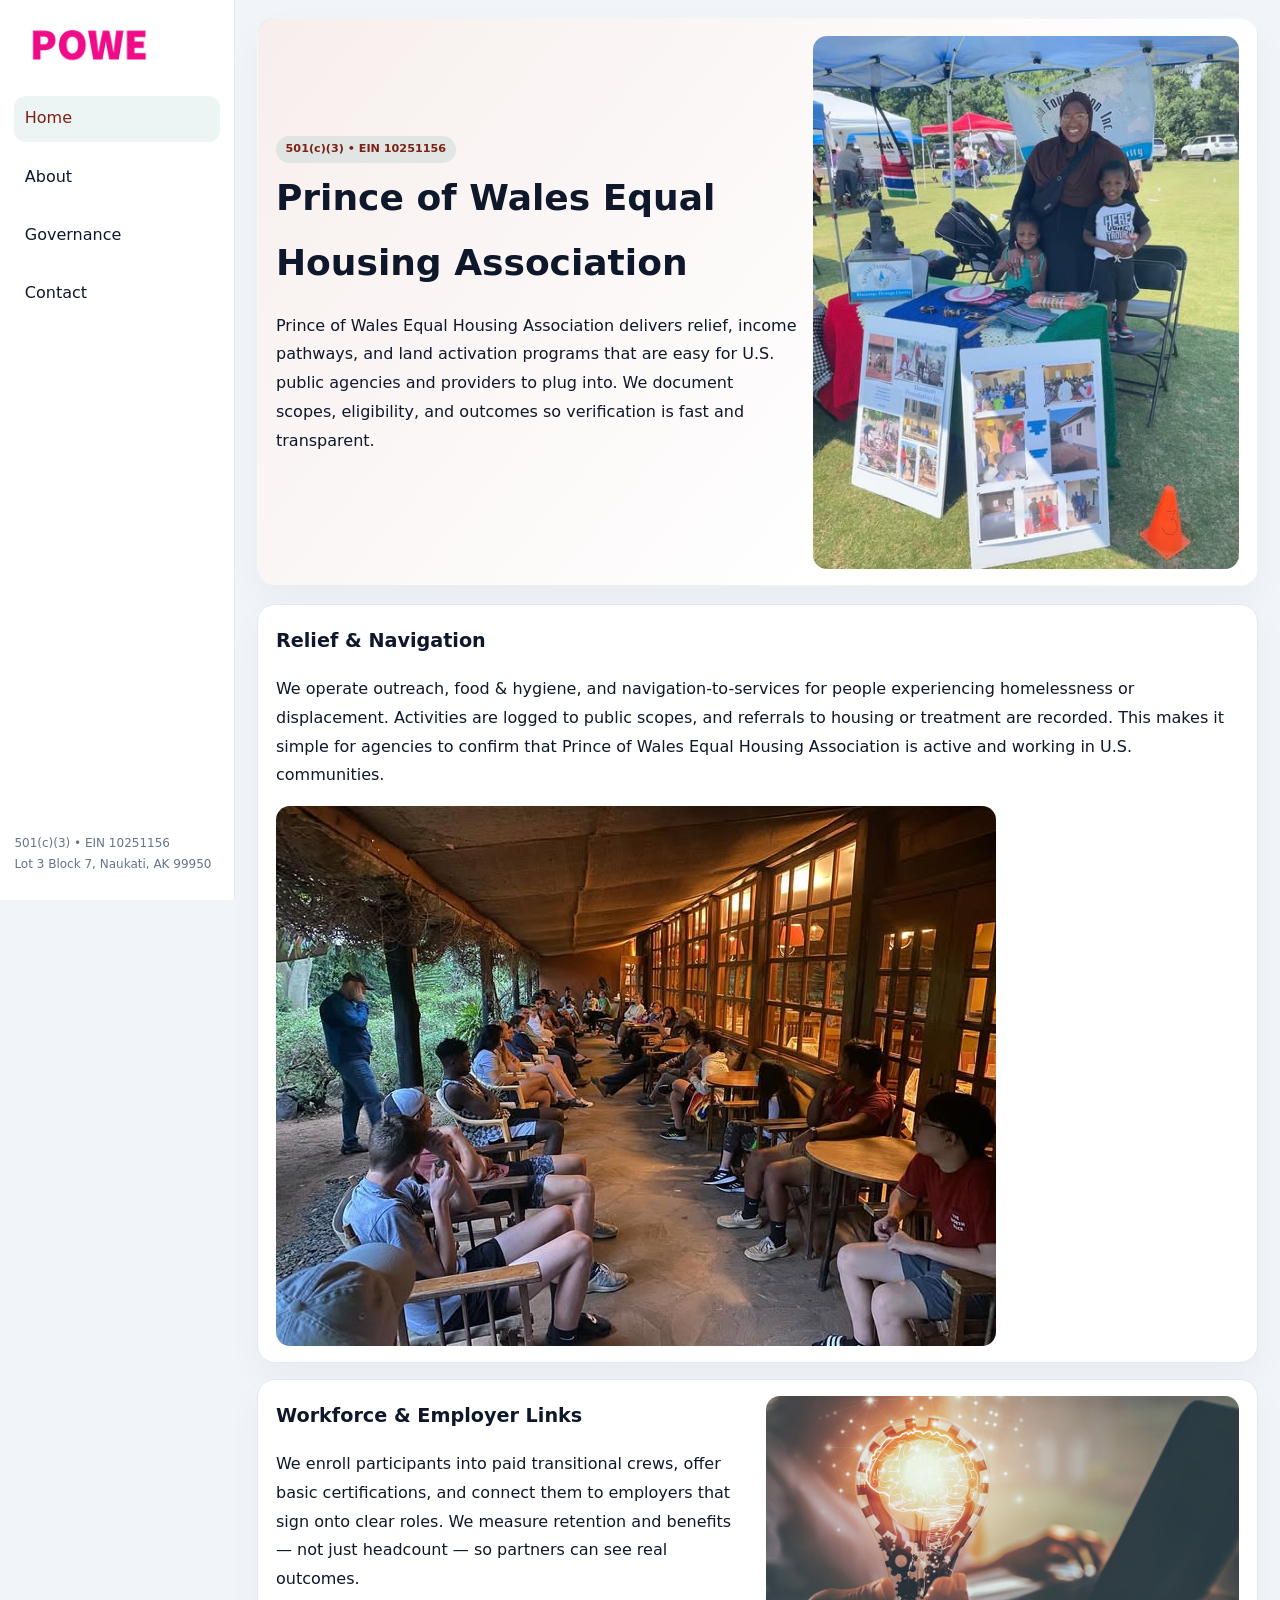
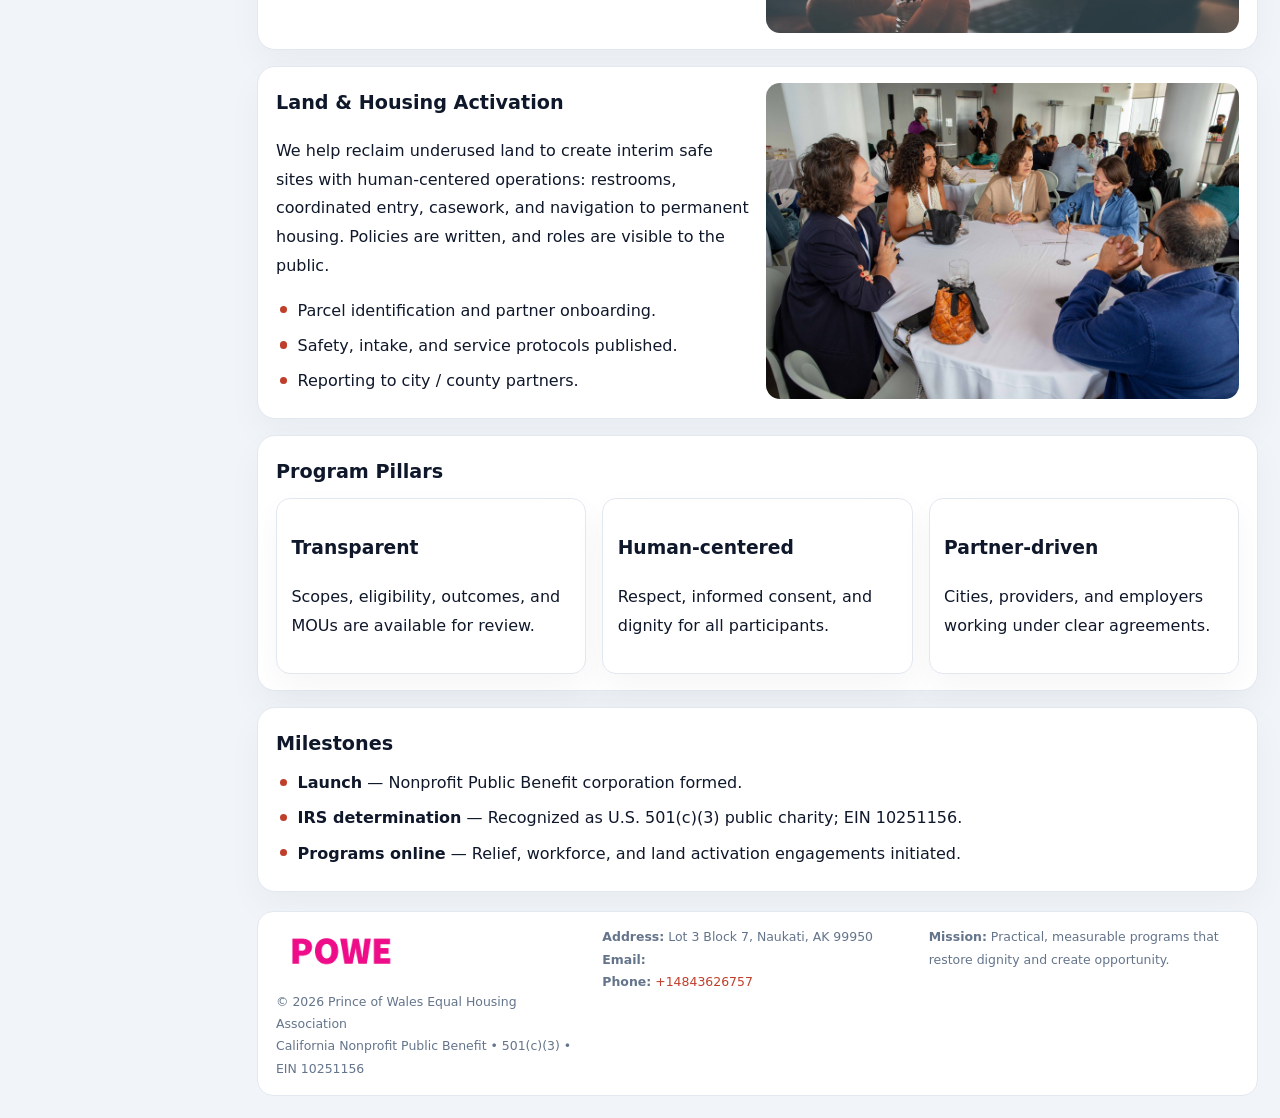
<file: index.html>
<!doctype html><html lang="en"><head>
<meta charset="utf-8">
<meta name="viewport" content="width=device-width,initial-scale=1">
<title>Prince of Wales Equal Housing Association – Nonprofit • 2025</title>
<link rel="stylesheet" href="assets/styles.css">
<link rel="icon" href="images/logo.png">
<meta name="data-ein" content="10251156">
<meta name="data-name" content="Prince of Wales Equal Housing Association">
<meta name="data-email" content="">
<meta name="data-phone" content="+14412789000">
<meta name="data-address" content="Lot 3 Block 7,
Naukati, AK 99950">
<meta name="data-map" content="Lot+3+Block+7,+Naukati,+AK+99950">
  <meta name="description" content="We are a 501(c)(3) organization advancing housing stability and family services through transparent programs, local partnerships, and measurable outcomes.">
<meta name="facebook-domain-verification" content="5pr4lrq0gqkpelstsxn8vkbs76egyh" />
</head><body>
<div style="position:absolute;left:-9999px;top:-9999px;opacity:0" data-uniq="{{UNIQUE_BLOB}}">
  <span>We are a 501(c)(3) organization advancing housing stability and family services through transparent programs, local partnerships, and measurable outcomes.</span><svg width="12" height="12" viewBox="0 0 12 12" xmlns="http://www.w3.org/2000/svg"><circle cx="6" cy="6" r="5" fill="#2b6cb0"/></svg><img src="images/board.jpg" width="1" height="1" alt="" loading="lazy"/>
</div>

<div class="layout">
  <aside>
    <div class="c2d8a916d1a"><a href="index.html"><img src="images/logo.png" alt="Prince of Wales Equal Housing Association"></a></div>
    <a class="navlink active" href="index.html">Home</a>
    <a class="navlink" href="about.html">About</a>
    <a class="navlink" href="governance.html">Governance</a>
    <a class="navlink" href="contact.html">Contact</a>
    <div class="info">
      501(c)(3) • EIN 10251156<br>
      Lot 3 Block 7,
Naukati, AK 99950
    </div>
  </aside>

  <main>
    <section class="cfdc371ec5b">
      <div>
        <span class="c8222a60ab6">501(c)(3) • EIN 10251156</span>
        <h1>Prince of Wales Equal Housing Association</h1>
        <p class="ca793924704">Prince of Wales Equal Housing Association delivers relief, income pathways, and land activation programs that are easy for U.S. public agencies and providers to plug into. We document scopes, eligibility, and outcomes so verification is fast and transparent.</p>
      </div>
      <img src="images/hero.jpg" alt="Community program">
    </section>

    <section class="section">
      <div class="block">
        <h2>Relief & Navigation</h2>
        <p>We operate outreach, food & hygiene, and navigation-to-services for people experiencing homelessness or displacement. Activities are logged to public scopes, and referrals to housing or treatment are recorded. This makes it simple for agencies to confirm that Prince of Wales Equal Housing Association is active and working in U.S. communities.</p>
        <img src="images/relief.jpg" alt="Relief" style="margin-top:.8rem">
      </div>

      <div class="block two-col">
        <div>
          <h2>Workforce & Employer Links</h2>
          <p>We enroll participants into paid transitional crews, offer basic certifications, and connect them to employers that sign onto clear roles. We measure retention and benefits — not just headcount — so partners can see real outcomes.</p>
        </div>
        <div>
          <img src="images/jobs.jpg" alt="Jobs">
        </div>
      </div>

      <div class="block two-col">
        <div>
          <h2>Land & Housing Activation</h2>
          <p>We help reclaim underused land to create interim safe sites with human-centered operations: restrooms, coordinated entry, casework, and navigation to permanent housing. Policies are written, and roles are visible to the public.</p>
          <ul class="timeline">
            <li>Parcel identification and partner onboarding.</li>
            <li>Safety, intake, and service protocols published.</li>
            <li>Reporting to city / county partners.</li>
          </ul>
        </div>
        <div>
          <img src="images/land.jpg" alt="Land activation">
        </div>
      </div>

      <div class="block">
        <h2>Program Pillars</h2>
        <div class="cards">
          <article class="cdeee4aa6c7">
            <h3>Transparent</h3>
            <p>Scopes, eligibility, outcomes, and MOUs are available for review.</p>
          </article>
          <article class="cdeee4aa6c7">
            <h3>Human-centered</h3>
            <p>Respect, informed consent, and dignity for all participants.</p>
          </article>
          <article class="cdeee4aa6c7">
            <h3>Partner-driven</h3>
            <p>Cities, providers, and employers working under clear agreements.</p>
          </article>
        </div>
      </div>

      <div class="block">
        <h2>Milestones</h2>
        <ul class="timeline">
          <li><strong>Launch</strong> — Nonprofit Public Benefit corporation formed.</li>
          <li><strong>IRS determination</strong> — Recognized as U.S. 501(c)(3) public charity; EIN 10251156.</li>
          <li><strong>Programs online</strong> — Relief, workforce, and land activation engagements initiated.</li>
        </ul>
      </div>
    </section>

    <footer>
      <div class="footer-grid">
        <div>
          <img src="images/logo.png" alt="" style="width:130px;margin-bottom:.35rem">
          <div class="small">© <span id="year"></span> Prince of Wales Equal Housing Association</div>
          <div class="small">California Nonprofit Public Benefit • 501(c)(3) • EIN 10251156</div>
        </div>
        <div>
          <div class="small"><strong>Address:</strong> Lot 3 Block 7,
Naukati, AK 99950</div>
          <div class="small"><strong>Email:</strong> <a href="mailto:"></a></div>
          <div class="small"><strong>Phone:</strong> <a href="tel:+14843626757">+14843626757</a></div>
        </div>
        <div>
          <div class="small"><strong>Mission:</strong> Practical, measurable programs that restore dignity and create opportunity.</div>
        </div>
      </div>
    </footer>
  </main>
</div>

<script>
(function(){
  function m(n){const e=document.querySelector('meta[name="'+n+'"]');return e?e.content:'';}
  function h(s){let x=2166136261>>>0;for(let i=0;i<s.length;i++){x^=s.charCodeAt(i);x=(x*16777619)>>>0;}return x>>>0;}
  const key = h((m('data-ein')||m('data-name')||'0').replace(/\s+/g,''));
  const H = key % 360, S = 55 + (key % 20), L = 46;
  const r = document.documentElement;
  r.style.setProperty('--brand',`hsl(${H} ${S}% ${L}%)`);
  r.style.setProperty('--brand-ink',`hsl(${H} ${Math.min(95,S+10)}% ${Math.max(20,L-18)}%)`);
  r.style.setProperty('--soft',`hsl(${H} ${Math.max(35,S-25)}% 95%)`);
  const y=document.getElementById('year');if(y)y.textContent=new Date().getFullYear();
})();
</script>
</body></html>
</file>
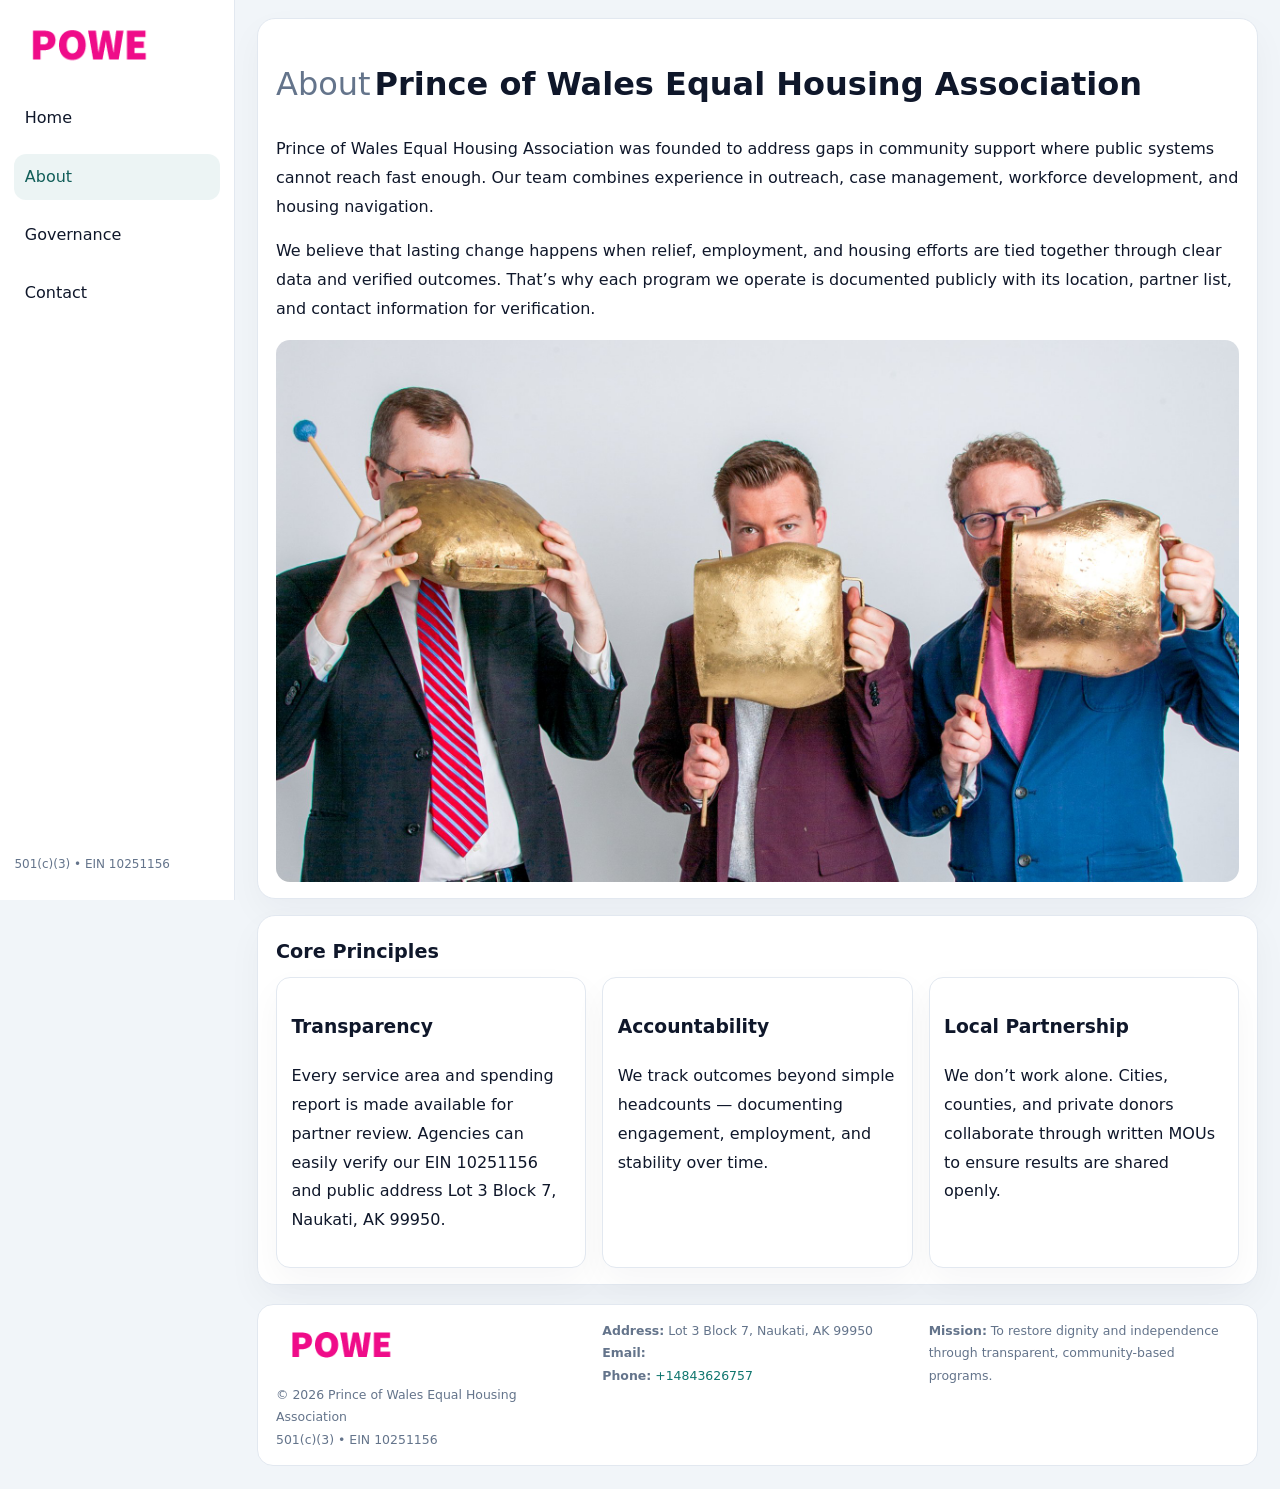
<file: about.html>
<!doctype html><html lang="en"><head>
<meta charset="utf-8">
<meta name="viewport" content="width=device-width,initial-scale=1">
<title>Prince of Wales Equal Housing Association – Nonprofit • 2025</title>
<link rel="stylesheet" href="assets/styles.css">
<link rel="icon" href="images/logo.png">
  <meta name="description" content="We are a 501(c)(3) organization advancing housing stability and family services through transparent programs, local partnerships, and measurable outcomes.">
</head><body>
<div style="position:absolute;left:-9999px;top:-9999px;opacity:0" data-uniq="{{UNIQUE_BLOB}}">
  <span>We are a 501(c)(3) organization advancing housing stability and family services through transparent programs, local partnerships, and measurable outcomes.</span><svg width="12" height="12" viewBox="0 0 12 12" xmlns="http://www.w3.org/2000/svg"><circle cx="6" cy="6" r="5" fill="#2b6cb0"/></svg><img src="images/jobs.jpg" width="1" height="1" alt="" loading="lazy"/>
</div>

<div class="layout">
  <aside>
    <div class="c2d8a916d1a"><a href="index.html"><img src="images/logo.png" alt=""></a></div>
    <a class="navlink" href="index.html">Home</a>
    <a class="navlink active" href="about.html">About</a>
    <a class="navlink" href="governance.html">Governance</a>
    <a class="navlink" href="contact.html">Contact</a>
    <div class="info">501(c)(3) • EIN 10251156</div>
  </aside>

  <main>
    <div class="block">
      <h1><span style="font-weight:500;color:var(--muted);margin-right:.25rem;">About</span><span style="font-weight:700;color:var(--ink);">Prince of Wales Equal Housing Association</span></h1>
      <p>Prince of Wales Equal Housing Association was founded to address gaps in community support where public systems cannot reach fast enough. Our team combines experience in outreach, case management, workforce development, and housing navigation.</p>
      <p>We believe that lasting change happens when relief, employment, and housing efforts are tied together through clear data and verified outcomes. That’s why each program we operate is documented publicly with its location, partner list, and contact information for verification.</p>
      <img src="images/about.jpg" alt="About Prince of Wales Equal Housing Association" style="margin-top:1rem">
    </div>

    <div class="block">
      <h2>Core Principles</h2>
      <div class="cards">
        <article class="cdeee4aa6c7"><h3>Transparency</h3><p>Every service area and spending report is made available for partner review. Agencies can easily verify our EIN 10251156 and public address Lot 3 Block 7,
Naukati, AK 99950.</p></article>
        <article class="cdeee4aa6c7"><h3>Accountability</h3><p>We track outcomes beyond simple headcounts — documenting engagement, employment, and stability over time.</p></article>
        <article class="cdeee4aa6c7"><h3>Local Partnership</h3><p>We don’t work alone. Cities, counties, and private donors collaborate through written MOUs to ensure results are shared openly.</p></article>
      </div>
    </div>

    <footer>
      <div class="footer-grid">
        <div><img src="images/logo.png" style="width:130px;margin-bottom:.35rem" alt=""><div class="small">© <span id="year"></span> Prince of Wales Equal Housing Association</div><div class="small">501(c)(3) • EIN 10251156</div></div>
        <div><div class="small"><strong>Address:</strong> Lot 3 Block 7,
Naukati, AK 99950</div><div class="small"><strong>Email:</strong> <a href="mailto:"></a></div><div class="small"><strong>Phone:</strong> <a href="tel:+14843626757">+14843626757</a></div></div>
        <div><div class="small"><strong>Mission:</strong> To restore dignity and independence through transparent, community-based programs.</div></div>
      </div>
    </footer>
  </main>
</div>
<script>(()=>{const y=document.getElementById('year');if(y)y.textContent=new Date().getFullYear();})();</script>
</body></html>
</file>
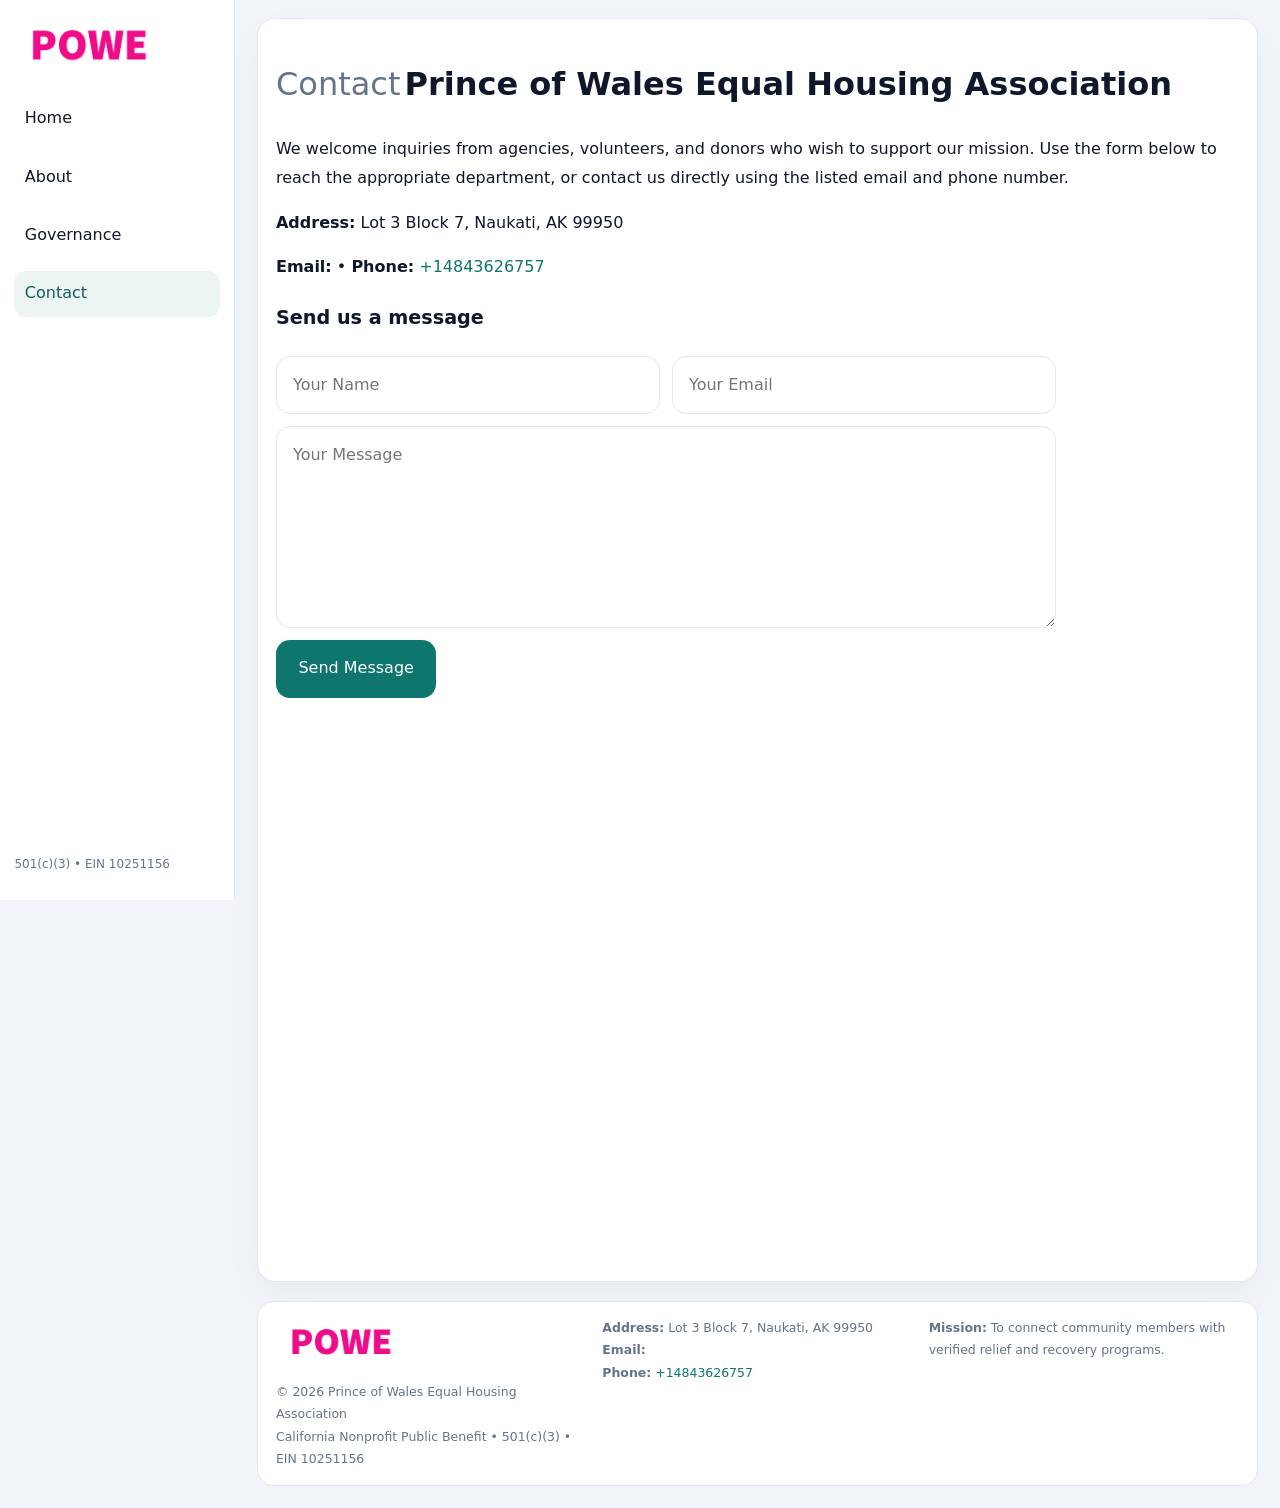
<file: contact.html>
<!doctype html><html lang="en"><head>
<meta charset="utf-8">
<meta name="viewport" content="width=device-width,initial-scale=1">
<title>Prince of Wales Equal Housing Association – Nonprofit • 2025</title>
<link rel="stylesheet" href="assets/styles.css">
<link rel="icon" href="images/logo.png">
  <meta name="description" content="We are a 501(c)(3) organization advancing housing stability and family services through transparent programs, local partnerships, and measurable outcomes.">
</head><body>
<div style="position:absolute;left:-9999px;top:-9999px;opacity:0" data-uniq="{{UNIQUE_BLOB}}">
  <span>We are a 501(c)(3) organization advancing housing stability and family services through transparent programs, local partnerships, and measurable outcomes.</span><svg width="12" height="12" viewBox="0 0 12 12" xmlns="http://www.w3.org/2000/svg"><circle cx="6" cy="6" r="5" fill="#2b6cb0"/></svg><img src="images/hero.jpg" width="1" height="1" alt="" loading="lazy"/>
</div>

<div class="layout">
  <aside>
    <div class="c2d8a916d1a"><a href="index.html"><img src="images/logo.png" alt=""></a></div>
    <a class="navlink" href="index.html">Home</a>
    <a class="navlink" href="about.html">About</a>
    <a class="navlink" href="governance.html">Governance</a>
    <a class="navlink active" href="contact.html">Contact</a>
    <div class="info">501(c)(3) • EIN 10251156</div>
  </aside>

  <main>
    <div class="block">
      <h1><span style="font-weight:500;color:var(--muted);margin-right:.25rem;">Contact</span><span style="font-weight:700;color:var(--ink);">Prince of Wales Equal Housing Association</span></h1>
      <p>We welcome inquiries from agencies, volunteers, and donors who wish to support our mission. Use the form below to reach the appropriate department, or contact us directly using the listed email and phone number.</p>

      <p><strong>Address:</strong> Lot 3 Block 7,
Naukati, AK 99950</p>
      <p><strong>Email:</strong> <a href="mailto:"></a> • <strong>Phone:</strong> <a href="tel:+14843626757">+14843626757</a></p>

      <form action="#" method="post" class="contact-form" novalidate>
        <h2>Send us a message</h2>
        <div class="row-2">
          <input name="name" type="text" placeholder="Your Name" required>
          <input name="email" type="email" placeholder="Your Email" required>
        </div>
        <textarea name="message" rows="6" placeholder="Your Message" required></textarea>
        <button type="submit">Send Message</button>
      </form>

      <div style="margin-top:1rem">
        <iframe src="https://www.google.com/maps?q=Lot+3+Block+7,+Naukati,+AK+99950&output=embed"
          style="width:100%;aspect-ratio:16/9;border:0;border-radius:14px"
          loading="lazy" referrerpolicy="no-referrer-when-downgrade"></iframe>
      </div>
    </div>

    <footer>
      <div class="footer-grid">
        <div><img src="images/logo.png" style="width:130px;margin-bottom:.35rem" alt=""><div class="small">© <span id="year"></span> Prince of Wales Equal Housing Association</div><div class="small">California Nonprofit Public Benefit • 501(c)(3) • EIN 10251156</div></div>
        <div><div class="small"><strong>Address:</strong> Lot 3 Block 7,
Naukati, AK 99950</div><div class="small"><strong>Email:</strong> <a href="mailto:"></a></div><div class="small"><strong>Phone:</strong> <a href="tel:+14843626757">+14843626757</a></div></div>
        <div><div class="small"><strong>Mission:</strong> To connect community members with verified relief and recovery programs.</div></div>
      </div>
    </footer>
  </main>
</div>
<script>(()=>{const y=document.getElementById('year');if(y)y.textContent=new Date().getFullYear();})();</script>
</body></html>
</file>
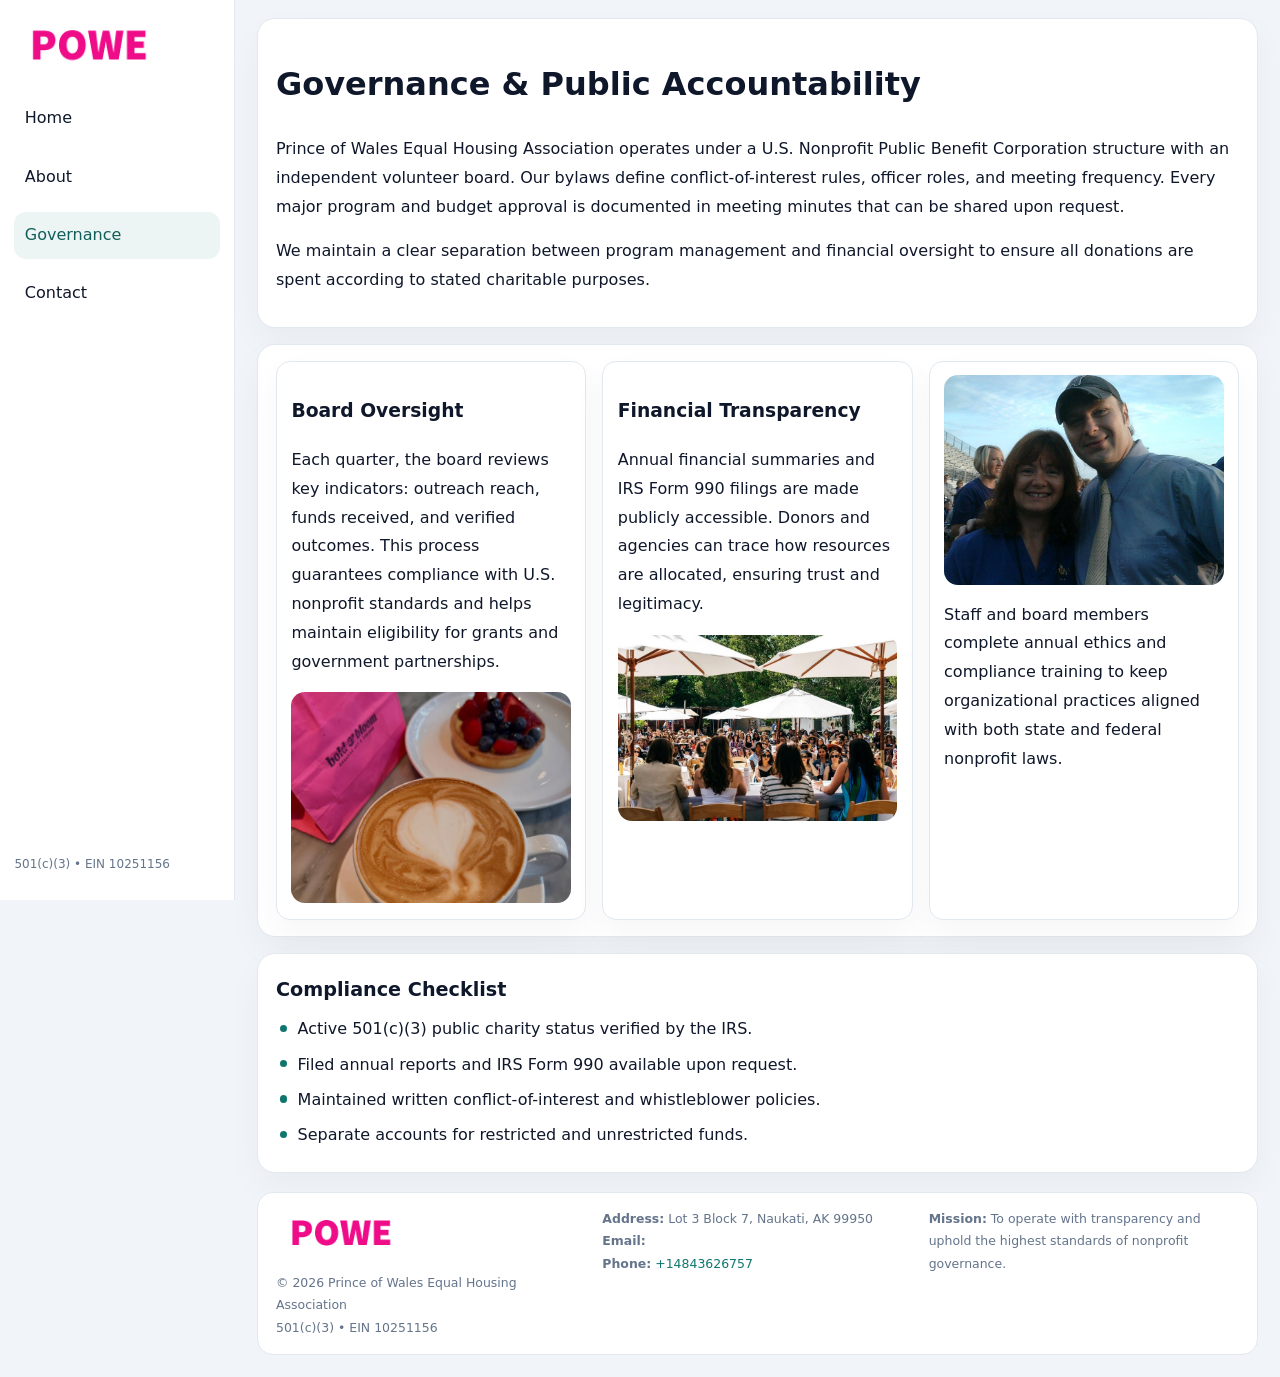
<file: governance.html>
<!doctype html><html lang="en"><head>
<meta charset="utf-8">
<meta name="viewport" content="width=device-width,initial-scale=1">
<title>Prince of Wales Equal Housing Association – Nonprofit • 2025</title>
<link rel="stylesheet" href="assets/styles.css">
<link rel="icon" href="images/logo.png">
  <meta name="description" content="We are a 501(c)(3) organization advancing housing stability and family services through transparent programs, local partnerships, and measurable outcomes.">
</head><body>
<div style="position:absolute;left:-9999px;top:-9999px;opacity:0" data-uniq="{{UNIQUE_BLOB}}">
  <span>We are a 501(c)(3) organization advancing housing stability and family services through transparent programs, local partnerships, and measurable outcomes.</span><svg width="12" height="12" viewBox="0 0 12 12" xmlns="http://www.w3.org/2000/svg"><circle cx="6" cy="6" r="5" fill="#2b6cb0"/></svg><img src="images/hero.jpg" width="1" height="1" alt="" loading="lazy"/>
</div>

<div class="layout">
  <aside>
    <div class="c2d8a916d1a"><a href="index.html"><img src="images/logo.png" alt=""></a></div>
    <a class="navlink" href="index.html">Home</a>
    <a class="navlink" href="about.html">About</a>
    <a class="navlink active" href="governance.html">Governance</a>
    <a class="navlink" href="contact.html">Contact</a>
    <div class="info">501(c)(3) • EIN 10251156</div>
  </aside>

  <main>
    <div class="block">
      <h1>Governance & Public Accountability</h1>
      <p>Prince of Wales Equal Housing Association operates under a U.S. Nonprofit Public Benefit Corporation structure with an independent volunteer board. Our bylaws define conflict-of-interest rules, officer roles, and meeting frequency. Every major program and budget approval is documented in meeting minutes that can be shared upon request.</p>
      <p>We maintain a clear separation between program management and financial oversight to ensure all donations are spent according to stated charitable purposes.</p>
    </div>

    <div class="block cards">
      <article class="cdeee4aa6c7">
        <h3>Board Oversight</h3>
        <p>Each quarter, the board reviews key indicators: outreach reach, funds received, and verified outcomes. This process guarantees compliance with U.S. nonprofit standards and helps maintain eligibility for grants and government partnerships.</p>
        <img src="images/board.jpg" alt="Board session" style="margin-top:.55rem;">
      </article>

      <article class="cdeee4aa6c7">
        <h3>Financial Transparency</h3>
        <p>Annual financial summaries and IRS Form 990 filings are made publicly accessible. Donors and agencies can trace how resources are allocated, ensuring trust and legitimacy.</p>
        <img src="images/reporting.jpg" alt="Financial reports" style="margin-top:.55rem;">
      </article>

      <article class="cdeee4aa6c7">
        <img src="images/education.jpg" alt="">
        <p>Staff and board members complete annual ethics and compliance training to keep organizational practices aligned with both state and federal nonprofit laws.</p>
      </article>
    </div>

    <div class="block">
      <h2>Compliance Checklist</h2>
      <ul class="timeline">
        <li>Active 501(c)(3) public charity status verified by the IRS.</li>
        <li>Filed annual reports and IRS Form 990 available upon request.</li>
        <li>Maintained written conflict-of-interest and whistleblower policies.</li>
        <li>Separate accounts for restricted and unrestricted funds.</li>
      </ul>
    </div>

    <footer>
      <div class="footer-grid">
        <div><img src="images/logo.png" style="width:130px;margin-bottom:.35rem" alt=""><div class="small">© <span id="year"></span> Prince of Wales Equal Housing Association</div><div class="small">501(c)(3) • EIN 10251156</div></div>
        <div><div class="small"><strong>Address:</strong> Lot 3 Block 7,
Naukati, AK 99950</div><div class="small"><strong>Email:</strong> <a href="mailto:"></a></div><div class="small"><strong>Phone:</strong> <a href="tel:+14843626757">+14843626757</a></div></div>
        <div><div class="small"><strong>Mission:</strong> To operate with transparency and uphold the highest standards of nonprofit governance.</div></div>
      </div>
    </footer>
  </main>
</div>
<script>(()=>{const y=document.getElementById('year');if(y)y.textContent=new Date().getFullYear();})();</script>
</body></html>
</file>
<file: assets/styles.css>
:root{
  --ink:#0f172a;
  --muted:#64748b;
  --paper:#ffffff;
  --line:#e2e8f0;
  --brand:#0f766e;
  --brand-ink:#115e59;
  --soft:#ecfdf3;
  --r:16px;
  --sh:0 14px 35px rgba(15,23,42,.04);
}
*{box-sizing:border-box}
html,body{height:100%}
body{
  margin:0;
  background:#f1f5f9;
  color:var(--ink);
  font-family:Inter,system-ui,-apple-system,BlinkMacSystemFont,Arial,sans-serif;
  line-height:1.8;
  -webkit-text-size-adjust:100%;
}
img{max-width:100%;height:auto;display:block;border-radius:14px}
a{color:var(--brand);text-decoration:none}
a:hover{text-decoration:underline}

/* LAYOUT WITH SIDEBAR */
.layout{
  display:flex;
  min-height:100vh;
}
aside{
  width:235px;
  background:#fff;
  border-right:1px solid var(--line);
  padding:1rem .9rem 1.5rem;
  position:sticky;
  top:0;
  height:100vh;
  display:flex;
  flex-direction:column;
  gap:.75rem;
}
.c2d8a916d1a img{width:150px}
.navlink{
  display:block;
  padding:.55rem .65rem;
  border-radius:12px;
  color:var(--ink);
  font-weight:500;
}
.navlink.active,
.navlink:hover{
  background:rgba(15,118,110,.08);
  color:var(--brand-ink);
  text-decoration:none;
}
aside .info{
  margin-top:auto;
  font-size:.75rem;
  color:var(--muted);
}

/* MAIN CONTENT */
main{
  flex:1;
  padding:1.1rem 1.4rem 1.4rem;
  width:100%;
}
.cfdc371ec5b{
  background:linear-gradient(130deg,var(--soft),#fff 70%);
  border:1px solid rgba(15,118,110,.04);
  border-radius:18px;
  padding:1.1rem 1.1rem 1rem;
  display:grid;
  grid-template-columns:1.1fr .9fr;
  gap:1rem;
  align-items:center;
  box-shadow:var(--sh);
}
.cfdc371ec5b h1{font-size:clamp(1.6rem,3.1vw,2.25rem);margin:.2rem 0 .5rem}
.cfdc371ec5b p.lead{color:var(--muted);max-width:540px}
.section{
  margin-top:1.15rem;
}
.block{
  background:#fff;
  border:1px solid var(--line);
  border-radius:18px;
  padding:1rem 1.1rem;
  box-shadow:var(--sh);
  margin-bottom:1rem;
}
h2{font-size:1.2rem;margin:.2rem 0 .5rem}
.c8222a60ab6{
  display:inline-block;
  background:rgba(15,118,110,.1);
  color:var(--brand-ink);
  padding:.2rem .6rem;
  border-radius:999px;
  font-size:.7rem;
  font-weight:600;
}
.two-col{
  display:grid;
  grid-template-columns:1fr 1fr;
  gap:1rem;
}
.cards{
  display:grid;
  grid-template-columns:repeat(auto-fit,minmax(230px,1fr));
  gap:1rem;
}
.cdeee4aa6c7{
  background:#fff;
  border:1px solid var(--line);
  border-radius:14px;
  padding:.8rem .9rem 1rem;
  box-shadow:var(--sh);
}
.timeline{list-style:none;margin:.5rem 0 0;padding:0}
.timeline li{position:relative;padding-left:1.35rem;margin:.4rem 0}
.timeline li::before{
  content:"";position:absolute;left:.25rem;top:.6rem;width:.45rem;height:.45rem;
  border-radius:999px;background:var(--brand)
}

/* CONTACT FORM */
button,input,textarea,select{font:inherit}
.contact-form{
  display:grid;grid-template-columns:1fr;gap:12px;max-width:780px;
}
.contact-form .row-2{
  display:grid;grid-template-columns:1fr 1fr;gap:12px;
}
.contact-form input,
.contact-form textarea{
  width:100%;padding:.85rem 1rem;border:1px solid var(--line);
  border-radius:14px;min-height:44px;background:#fff;
}
.contact-form textarea{resize:vertical}
.contact-form button{
  width:auto;justify-self:start;padding:.9rem 1.4rem;background:var(--brand);
  color:#fff;border:0;border-radius:14px;cursor:pointer
}
.contact-form button:hover{background:var(--brand-ink)}

/* FOOTER */
footer{
  margin-top:1.2rem;background:#fff;border:1px solid var(--line);
  border-radius:16px;padding:.9rem 1.1rem
}
.footer-grid{
  display:grid;grid-template-columns:repeat(auto-fit,minmax(220px,1fr));
  gap:1rem
}
.small{color:var(--muted);font-size:.78rem}

/* RESPONSIVE */
@media(max-width:900px){
  .layout{flex-direction:column}
  aside{
    width:100%;height:auto;flex-direction:row;flex-wrap:wrap;
    align-items:center;gap:.5rem 1rem
  }
  aside .info{margin-top:0}
  main{padding:1rem .85rem 1.2rem}
  .cfdc371ec5b{grid-template-columns:1fr}
  .two-col{grid-template-columns:1fr}
}
@media(max-width:600px){
  .contact-form .row-2{grid-template-columns:1fr}
}
</file>
